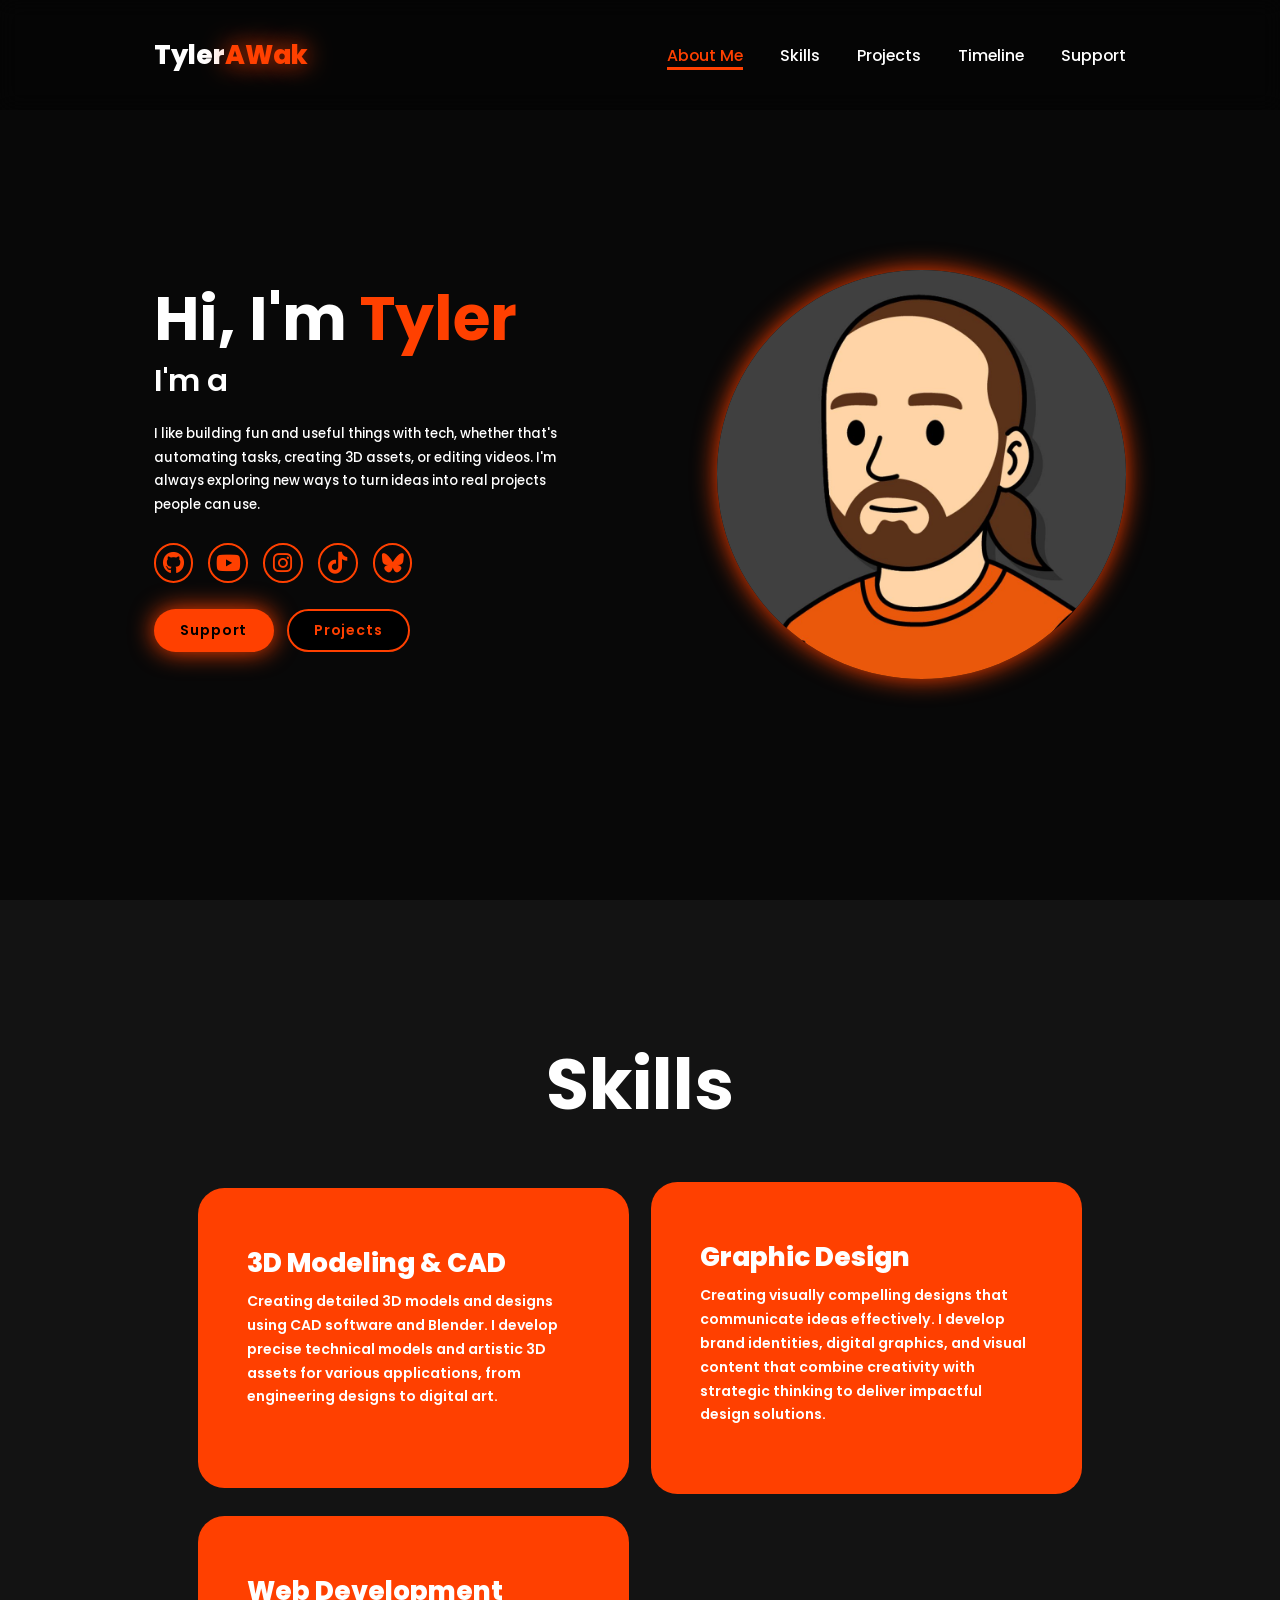
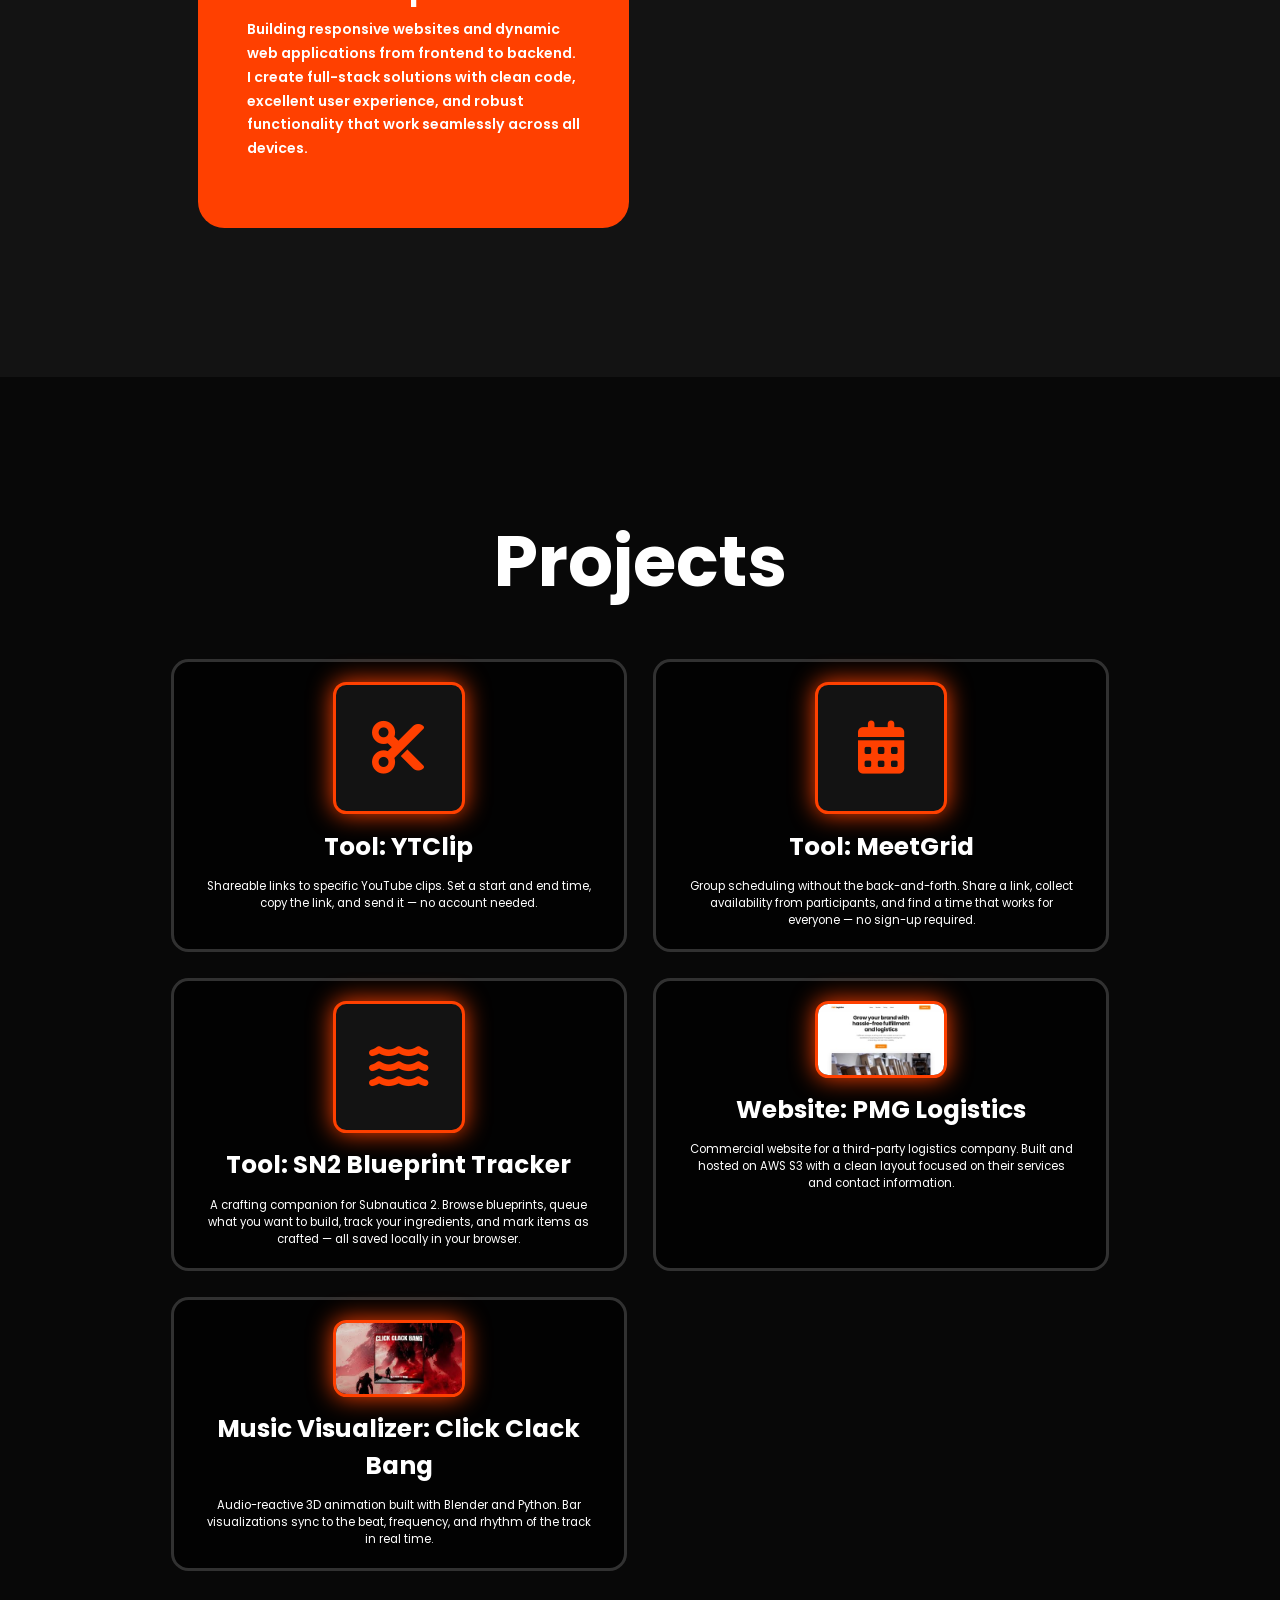
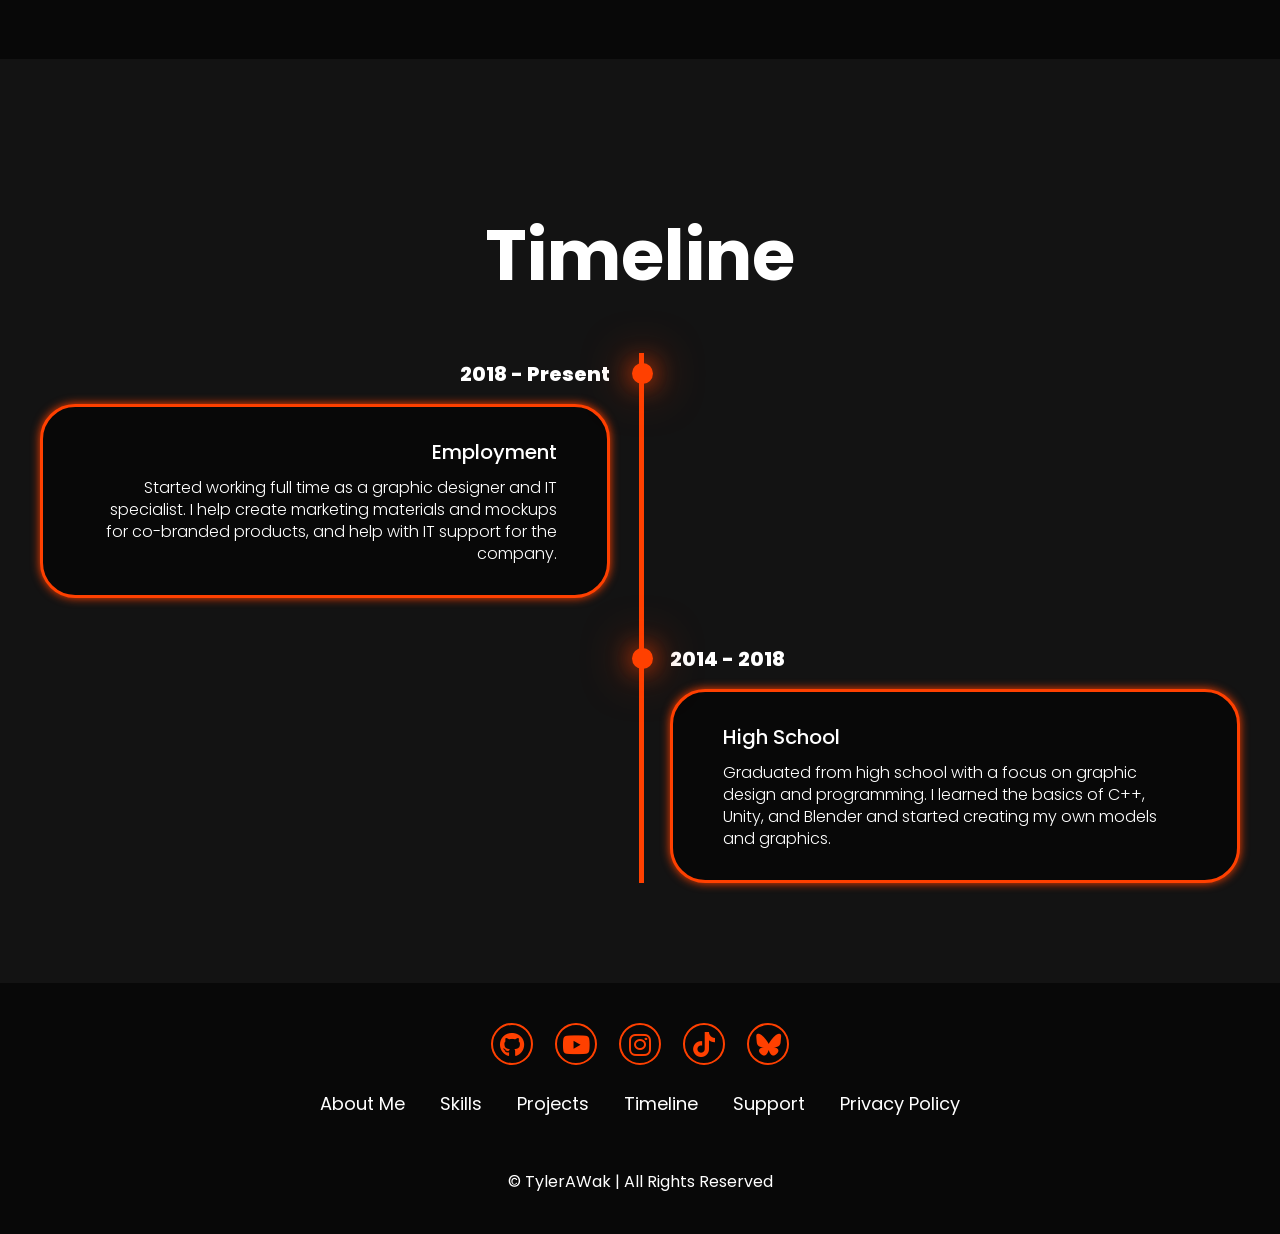
<file: index.html>
<!DOCTYPE html>
<html lang="en">
<head>
  <meta charset="UTF-8">
  <meta name="viewport" content="width=device-width, initial-scale=1.0">
  <!-- Google tag (gtag.js) -->
  <script async src="https://www.googletagmanager.com/gtag/js?id=G-P7SBM10WHM"></script>
  <script>
    window.dataLayer = window.dataLayer || [];
    function gtag(){dataLayer.push(arguments);}
    gtag('js', new Date());
    gtag('config', 'G-P7SBM10WHM');
  </script>
  <title>Tyler Wakefield — Web Developer & Tool Builder</title>
  <meta name="description" content="Portfolio of Tyler Wakefield, web developer and tool builder. Free tools including a YouTube clip sharer, group meeting scheduler, and Subnautica 2 blueprint tracker.">
  <link rel="canonical" href="https://tylerawak.net/">

  <meta property="og:type"        content="website">
  <meta property="og:url"         content="https://tylerawak.net/">
  <meta property="og:title"       content="Tyler Wakefield — Web Developer & Tool Builder">
  <meta property="og:description" content="Portfolio of Tyler Wakefield, web developer and tool builder. Free tools including a YouTube clip sharer, group meeting scheduler, and Subnautica 2 blueprint tracker.">
  <meta property="og:image"       content="https://tylerawak.net/og-image.svg">
  <meta property="og:image:width"  content="1200">
  <meta property="og:image:height" content="630">
  <meta property="og:site_name"   content="TylerAWak">

  <meta name="twitter:card"        content="summary_large_image">
  <meta name="twitter:title"       content="Tyler Wakefield — Web Developer & Tool Builder">
  <meta name="twitter:description" content="Portfolio of Tyler Wakefield, web developer and tool builder. Free tools including a YouTube clip sharer, group meeting scheduler, and Subnautica 2 blueprint tracker.">
  <meta name="twitter:image"       content="https://tylerawak.net/og-image.svg">

  <script type="application/ld+json">
  {
    "@context": "https://schema.org",
    "@type": "ProfilePage",
    "name": "Tyler Wakefield — Portfolio",
    "url": "https://tylerawak.net/",
    "mainEntity": {
      "@type": "Person",
      "name": "Tyler Wakefield",
      "url": "https://tylerawak.net/",
      "sameAs": ["https://github.com/tylerawak"]
    }
  }
  </script>

  <link rel="stylesheet" href="style.css">
  <link rel="stylesheet" href="https://cdnjs.cloudflare.com/ajax/libs/font-awesome/6.7.0/css/all.min.css">
  <link href="https://fonts.googleapis.com/css2?family=Poppins:wght@300;400;500;600;700;800&display=swap" rel="stylesheet">
</head>
<body>

  <header class="header">
    <a href="#home" class="logo">Tyler<span>AWak</span></a>
    <i class="fas fa-bars" id="menu-icon"></i>
    <nav class="navbar">
      <a href="#home" class="active">About Me</a>
      <a href="#skills">Skills</a>
      <a href="#projects">Projects</a>
      <a href="#timeline">Timeline</a>
      <a href="/support">Support</a>
    </nav>
  </header>

  <section class="home" id="home">
    <div class="home-content">
      <h1>Hi, I'm <span>Tyler</span></h1>
      <h3 class="text-animation">I'm a <span></span></h3>
      <p>I like building fun and useful things with tech, whether that's automating tasks, creating 3D assets, or editing videos. I'm always exploring new ways to turn ideas into real projects people can use.</p>
      <div class="social-icons">
        <a href="https://github.com/tylerawak" target="_blank" rel="noopener noreferrer"><i class="fa-brands fa-github"></i></a>
        <a href="https://www.youtube.com/@Tyler_A_Wak" target="_blank" rel="noopener noreferrer"><i class="fa-brands fa-youtube"></i></a>
        <a href="https://www.instagram.com/tyler_a_wak" target="_blank" rel="noopener noreferrer"><i class="fa-brands fa-instagram"></i></a>
        <a href="https://www.tiktok.com/@tylerawak" target="_blank" rel="noopener noreferrer"><i class="fa-brands fa-tiktok"></i></a>
        <a href="https://bsky.app/profile/tylerawak.com" target="_blank" rel="noopener noreferrer"><i class="fa-brands fa-bluesky"></i></a>
      </div>
      <div class="btn-group">
        <a href="/support" class="btn">Support</a>
        <a href="#projects" class="btn">Projects</a>
      </div>
    </div>
    <div class="home-img">
      <img src="image.jpg" alt="Tyler">
    </div>
  </section>

  <section class="skills" id="skills">
    <h2 class="heading">Skills</h2>
    <div class="skills-container">
      <div class="service-box">
        <div class="service-info">
          <h4>3D Modeling & CAD</h4>
          <p>Creating detailed 3D models and designs using CAD software and Blender. I develop precise technical models and artistic 3D assets for various applications, from engineering designs to digital art.</p>
        </div>
      </div>
      <div class="service-box">
        <div class="service-info">
          <h4>Graphic Design</h4>
          <p>Creating visually compelling designs that communicate ideas effectively. I develop brand identities, digital graphics, and visual content that combine creativity with strategic thinking to deliver impactful design solutions.</p>
        </div>
      </div>
      <div class="service-box">
        <div class="service-info">
          <h4>Web Development</h4>
          <p>Building responsive websites and dynamic web applications from frontend to backend. I create full-stack solutions with clean code, excellent user experience, and robust functionality that work seamlessly across all devices.</p>
        </div>
      </div>
    </div>
  </section>

  <section class="projects" id="projects">
    <div class="projects-box">
      <h2 class="heading">Projects</h2>
      <div class="wrapper">
        <a href="https://ytclip.tylerawak.net" target="_blank" rel="noopener noreferrer" class="project-item">
          <div class="project-icon"><i class="fa-solid fa-scissors"></i></div>
          <h2>Tool: YTClip</h2>
          <p>Shareable links to specific YouTube clips. Set a start and end time, copy the link, and send it — no account needed.</p>
        </a>
        <a href="https://meetgrid.tylerawak.net" target="_blank" rel="noopener noreferrer" class="project-item">
          <div class="project-icon"><i class="fa-solid fa-calendar-days"></i></div>
          <h2>Tool: MeetGrid</h2>
          <p>Group scheduling without the back-and-forth. Share a link, collect availability from participants, and find a time that works for everyone — no sign-up required.</p>
        </a>
        <a href="https://sn2.tylerawak.net" target="_blank" rel="noopener noreferrer" class="project-item">
          <div class="project-icon"><i class="fa-solid fa-water"></i></div>
          <h2>Tool: SN2 Blueprint Tracker</h2>
          <p>A crafting companion for Subnautica 2. Browse blueprints, queue what you want to build, track your ingredients, and mark items as crafted — all saved locally in your browser.</p>
        </a>
        <a href="https://pmglogistics3pl.com" target="_blank" rel="noopener noreferrer" class="project-item">
          <img src="project_images/pmg3pl.jpg" alt="PMG Logistics">
          <h2>Website: PMG Logistics</h2>
          <p>Commercial website for a third-party logistics company. Built and hosted on AWS S3 with a clean layout focused on their services and contact information.</p>
        </a>
        <a href="https://youtu.be/DeD486aWuVc" target="_blank" rel="noopener noreferrer" class="project-item">
          <img src="project_images/ccb.jpg" alt="Click Clack Bang Music Visualizer">
          <h2>Music Visualizer: Click Clack Bang</h2>
          <p>Audio-reactive 3D animation built with Blender and Python. Bar visualizations sync to the beat, frequency, and rhythm of the track in real time.</p>
        </a>
      </div>
    </div>
  </section>

  <section class="timeline" id="timeline">
    <h2 class="heading">Timeline</h2>
    <div class="timeline-items">
      <div class="timeline-item">
        <div class="timeline-dot"></div>
        <div class="timeline-date">2018 - Present</div>
        <div class="timeline-content">
          <h3>Employment</h3>
          <p>Started working full time as a graphic designer and IT specialist. I help create marketing materials and mockups for co-branded products, and help with IT support for the company.</p>
        </div>
      </div>
      <div class="timeline-item">
        <div class="timeline-dot"></div>
        <div class="timeline-date">2014 - 2018</div>
        <div class="timeline-content">
          <h3>High School</h3>
          <p>Graduated from high school with a focus on graphic design and programming. I learned the basics of C++, Unity, and Blender and started creating my own models and graphics.</p>
        </div>
      </div>
    </div>
  </section>

  <footer class="footer">
    <div class="social">
      <a href="https://github.com/tylerawak" target="_blank" rel="noopener noreferrer"><i class="fa-brands fa-github"></i></a>
      <a href="https://www.youtube.com/@Tyler_A_Wak" target="_blank" rel="noopener noreferrer"><i class="fa-brands fa-youtube"></i></a>
      <a href="https://www.instagram.com/tyler_a_wak" target="_blank" rel="noopener noreferrer"><i class="fa-brands fa-instagram"></i></a>
      <a href="https://www.tiktok.com/@tylerawak" target="_blank" rel="noopener noreferrer"><i class="fa-brands fa-tiktok"></i></a>
      <a href="https://bsky.app/profile/tylerawak.com" target="_blank" rel="noopener noreferrer"><i class="fa-brands fa-bluesky"></i></a>
    </div>
    <ul class="list">
      <li><a href="#home">About Me</a></li>
      <li><a href="#skills">Skills</a></li>
      <li><a href="#projects">Projects</a></li>
      <li><a href="#timeline">Timeline</a></li>
      <li><a href="/support">Support</a></li>
      <li><a href="/privacy">Privacy Policy</a></li>
    </ul>
    <p class="copyright">© TylerAWak | All Rights Reserved</p>
  </footer>

  <script src="script.js"></script>
</body>
</html>
</file>
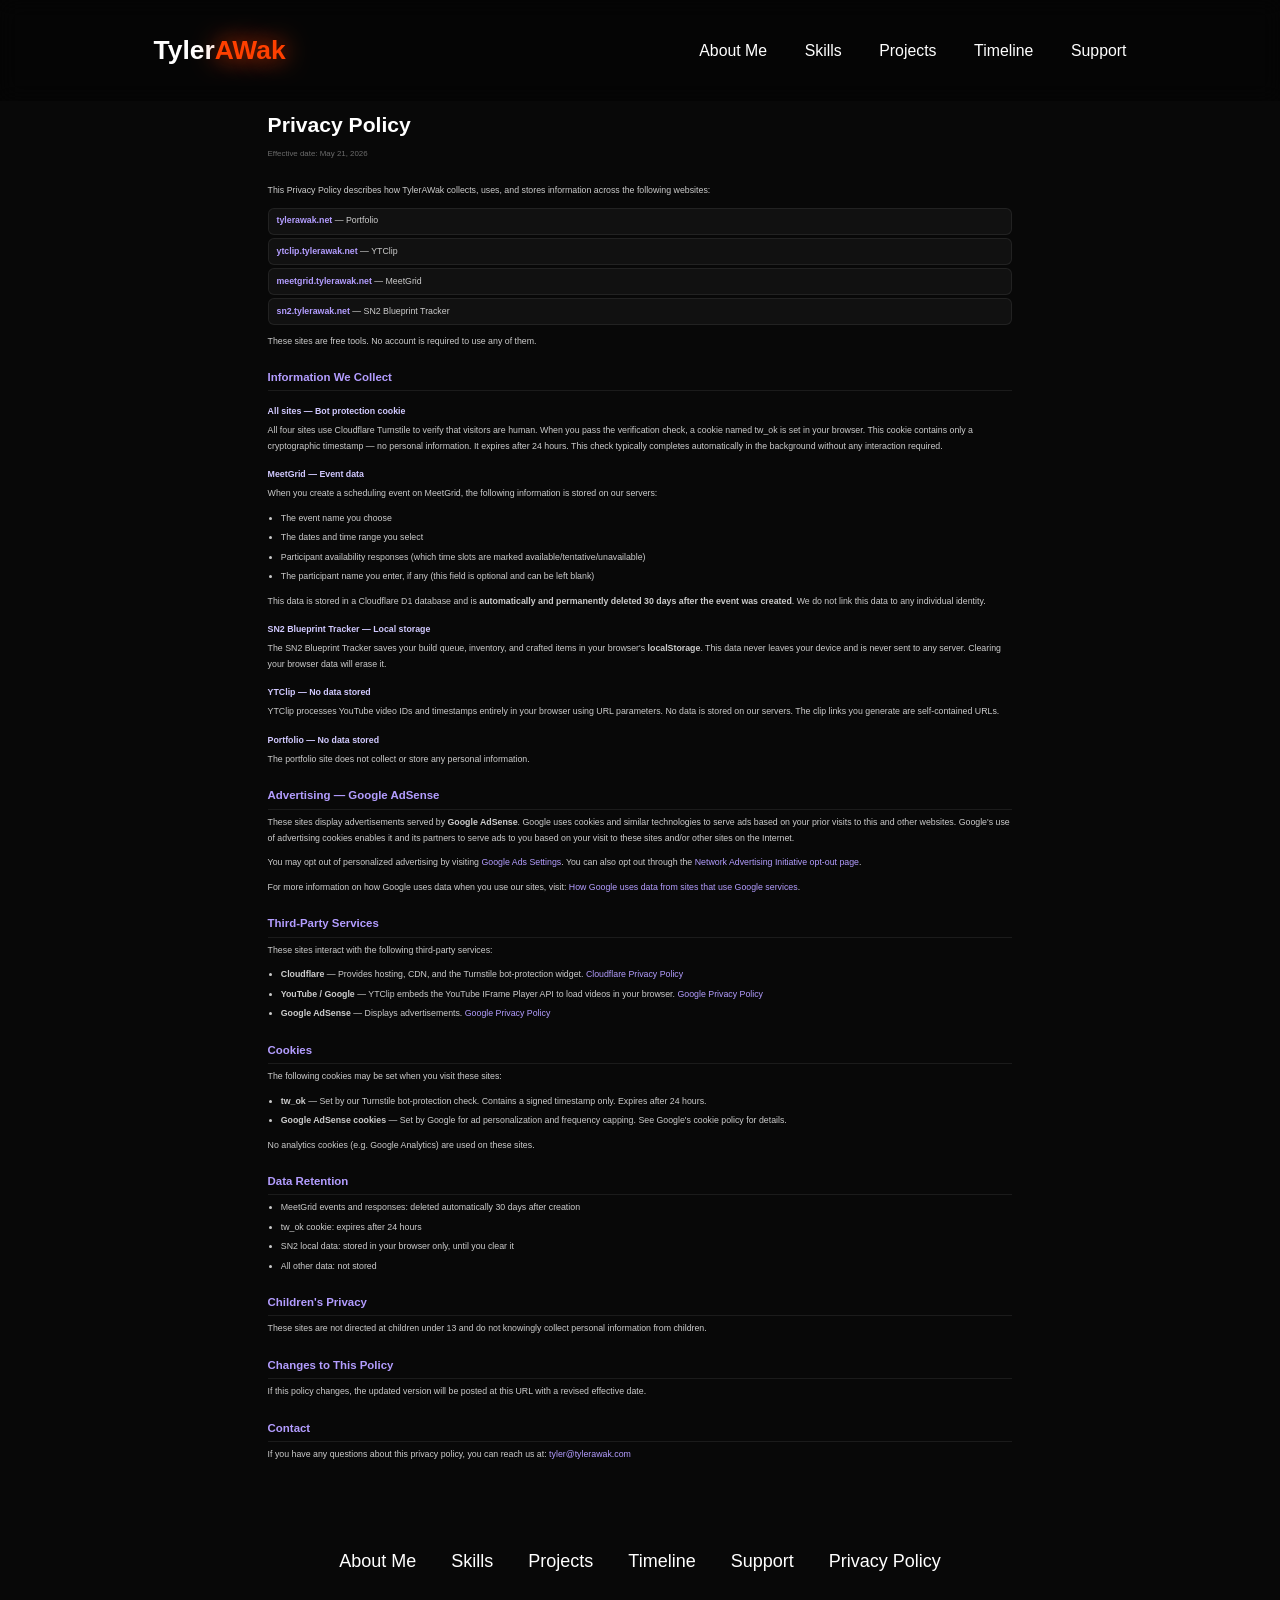
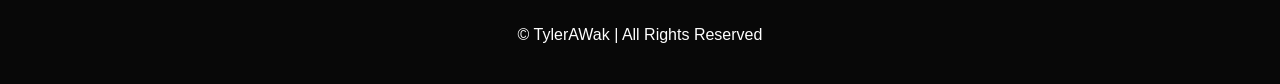
<file: privacy.html>
<!DOCTYPE html>
<html lang="en">
<head>
  <meta charset="UTF-8">
  <meta name="viewport" content="width=device-width, initial-scale=1.0">
  <!-- Google tag (gtag.js) -->
  <script async src="https://www.googletagmanager.com/gtag/js?id=G-P7SBM10WHM"></script>
  <script>
    window.dataLayer = window.dataLayer || [];
    function gtag(){dataLayer.push(arguments);}
    gtag('js', new Date());
    gtag('config', 'G-P7SBM10WHM');
  </script>
  <title>Privacy Policy — TylerAWak</title>
  <meta name="description" content="Privacy policy for tylerawak.net and its tools: YTClip, MeetGrid, and SN2 Blueprint Tracker.">
  <link rel="canonical" href="https://tylerawak.net/privacy">
  <link rel="stylesheet" href="style.css">
  <style>
    .privacy-page {
      max-width: 780px;
      margin: 0 auto;
      padding: 12rem 2rem 4rem;
      color: #ccc;
      line-height: 1.8;
    }
    .privacy-page h1 {
      font-size: 2.4rem;
      color: #fff;
      margin-bottom: .4rem;
    }
    .privacy-page .updated {
      font-size: .9rem;
      color: rgba(255,255,255,.4);
      margin-bottom: 2.5rem;
    }
    .privacy-page h2 {
      font-size: 1.3rem;
      color: #b39dff;
      margin: 2rem 0 .6rem;
      padding-bottom: .3rem;
      border-bottom: 1px solid rgba(255,255,255,.08);
    }
    .privacy-page h3 {
      font-size: 1rem;
      color: #d1c9ff;
      margin: 1.4rem 0 .4rem;
    }
    .privacy-page p { margin-bottom: 1rem; }
    .privacy-page ul {
      margin: .5rem 0 1rem 1.5rem;
    }
    .privacy-page ul li { margin-bottom: .4rem; }
    .privacy-page a { color: #b39dff; }
    .privacy-page a:hover { color: #fff; }
    .privacy-page .site-list {
      list-style: none;
      margin: .5rem 0 1rem 0;
      padding: 0;
    }
    .privacy-page .site-list li {
      background: rgba(255,255,255,.04);
      border: 1px solid rgba(255,255,255,.07);
      border-radius: 6px;
      padding: .5rem .9rem;
      margin-bottom: .4rem;
    }
    .privacy-page .site-list a {
      font-weight: 600;
    }
  </style>
</head>
<body>

  <header class="header">
    <a href="/" class="logo">Tyler<span>AWak</span></a>
    <nav class="navbar">
      <a href="/">About Me</a>
      <a href="/#skills">Skills</a>
      <a href="/#projects">Projects</a>
      <a href="/#timeline">Timeline</a>
      <a href="/support">Support</a>
    </nav>
  </header>

  <div class="privacy-page">
    <h1>Privacy Policy</h1>
    <p class="updated">Effective date: May 21, 2026</p>

    <p>This Privacy Policy describes how TylerAWak collects, uses, and stores information across the following websites:</p>
    <ul class="site-list">
      <li><a href="https://tylerawak.net">tylerawak.net</a> — Portfolio</li>
      <li><a href="https://ytclip.tylerawak.net">ytclip.tylerawak.net</a> — YTClip</li>
      <li><a href="https://meetgrid.tylerawak.net">meetgrid.tylerawak.net</a> — MeetGrid</li>
      <li><a href="https://sn2.tylerawak.net">sn2.tylerawak.net</a> — SN2 Blueprint Tracker</li>
    </ul>

    <p>These sites are free tools. No account is required to use any of them.</p>

    <h2>Information We Collect</h2>

    <h3>All sites — Bot protection cookie</h3>
    <p>All four sites use Cloudflare Turnstile to verify that visitors are human. When you pass the verification check, a cookie named <code>tw_ok</code> is set in your browser. This cookie contains only a cryptographic timestamp — no personal information. It expires after 24 hours. This check typically completes automatically in the background without any interaction required.</p>

    <h3>MeetGrid — Event data</h3>
    <p>When you create a scheduling event on MeetGrid, the following information is stored on our servers:</p>
    <ul>
      <li>The event name you choose</li>
      <li>The dates and time range you select</li>
      <li>Participant availability responses (which time slots are marked available/tentative/unavailable)</li>
      <li>The participant name you enter, if any (this field is optional and can be left blank)</li>
    </ul>
    <p>This data is stored in a Cloudflare D1 database and is <strong>automatically and permanently deleted 30 days after the event was created</strong>. We do not link this data to any individual identity.</p>

    <h3>SN2 Blueprint Tracker — Local storage</h3>
    <p>The SN2 Blueprint Tracker saves your build queue, inventory, and crafted items in your browser's <strong>localStorage</strong>. This data never leaves your device and is never sent to any server. Clearing your browser data will erase it.</p>

    <h3>YTClip — No data stored</h3>
    <p>YTClip processes YouTube video IDs and timestamps entirely in your browser using URL parameters. No data is stored on our servers. The clip links you generate are self-contained URLs.</p>

    <h3>Portfolio — No data stored</h3>
    <p>The portfolio site does not collect or store any personal information.</p>

    <h2>Advertising — Google AdSense</h2>
    <p>These sites display advertisements served by <strong>Google AdSense</strong>. Google uses cookies and similar technologies to serve ads based on your prior visits to this and other websites. Google's use of advertising cookies enables it and its partners to serve ads to you based on your visit to these sites and/or other sites on the Internet.</p>
    <p>You may opt out of personalized advertising by visiting <a href="https://www.google.com/settings/ads" target="_blank" rel="noopener noreferrer">Google Ads Settings</a>. You can also opt out through the <a href="https://www.networkadvertising.org/choices/" target="_blank" rel="noopener noreferrer">Network Advertising Initiative opt-out page</a>.</p>
    <p>For more information on how Google uses data when you use our sites, visit: <a href="https://policies.google.com/technologies/partner-sites" target="_blank" rel="noopener noreferrer">How Google uses data from sites that use Google services</a>.</p>

    <h2>Third-Party Services</h2>
    <p>These sites interact with the following third-party services:</p>
    <ul>
      <li><strong>Cloudflare</strong> — Provides hosting, CDN, and the Turnstile bot-protection widget. <a href="https://www.cloudflare.com/privacypolicy/" target="_blank" rel="noopener noreferrer">Cloudflare Privacy Policy</a></li>
      <li><strong>YouTube / Google</strong> — YTClip embeds the YouTube IFrame Player API to load videos in your browser. <a href="https://policies.google.com/privacy" target="_blank" rel="noopener noreferrer">Google Privacy Policy</a></li>
      <li><strong>Google AdSense</strong> — Displays advertisements. <a href="https://policies.google.com/privacy" target="_blank" rel="noopener noreferrer">Google Privacy Policy</a></li>
    </ul>

    <h2>Cookies</h2>
    <p>The following cookies may be set when you visit these sites:</p>
    <ul>
      <li><strong>tw_ok</strong> — Set by our Turnstile bot-protection check. Contains a signed timestamp only. Expires after 24 hours.</li>
      <li><strong>Google AdSense cookies</strong> — Set by Google for ad personalization and frequency capping. See Google's cookie policy for details.</li>
    </ul>
    <p>No analytics cookies (e.g. Google Analytics) are used on these sites.</p>

    <h2>Data Retention</h2>
    <ul>
      <li>MeetGrid events and responses: deleted automatically 30 days after creation</li>
      <li>tw_ok cookie: expires after 24 hours</li>
      <li>SN2 local data: stored in your browser only, until you clear it</li>
      <li>All other data: not stored</li>
    </ul>

    <h2>Children's Privacy</h2>
    <p>These sites are not directed at children under 13 and do not knowingly collect personal information from children.</p>

    <h2>Changes to This Policy</h2>
    <p>If this policy changes, the updated version will be posted at this URL with a revised effective date.</p>

    <h2>Contact</h2>
    <p>If you have any questions about this privacy policy, you can reach us at: <a href="mailto:tyler@tylerawak.com">tyler@tylerawak.com</a></p>
  </div>

  <footer class="footer">
    <ul class="list">
      <li><a href="/">About Me</a></li>
      <li><a href="/#skills">Skills</a></li>
      <li><a href="/#projects">Projects</a></li>
      <li><a href="/#timeline">Timeline</a></li>
      <li><a href="/support">Support</a></li>
      <li><a href="/privacy">Privacy Policy</a></li>
    </ul>
    <p class="copyright">© TylerAWak | All Rights Reserved</p>
  </footer>

</body>
</html>
</file>
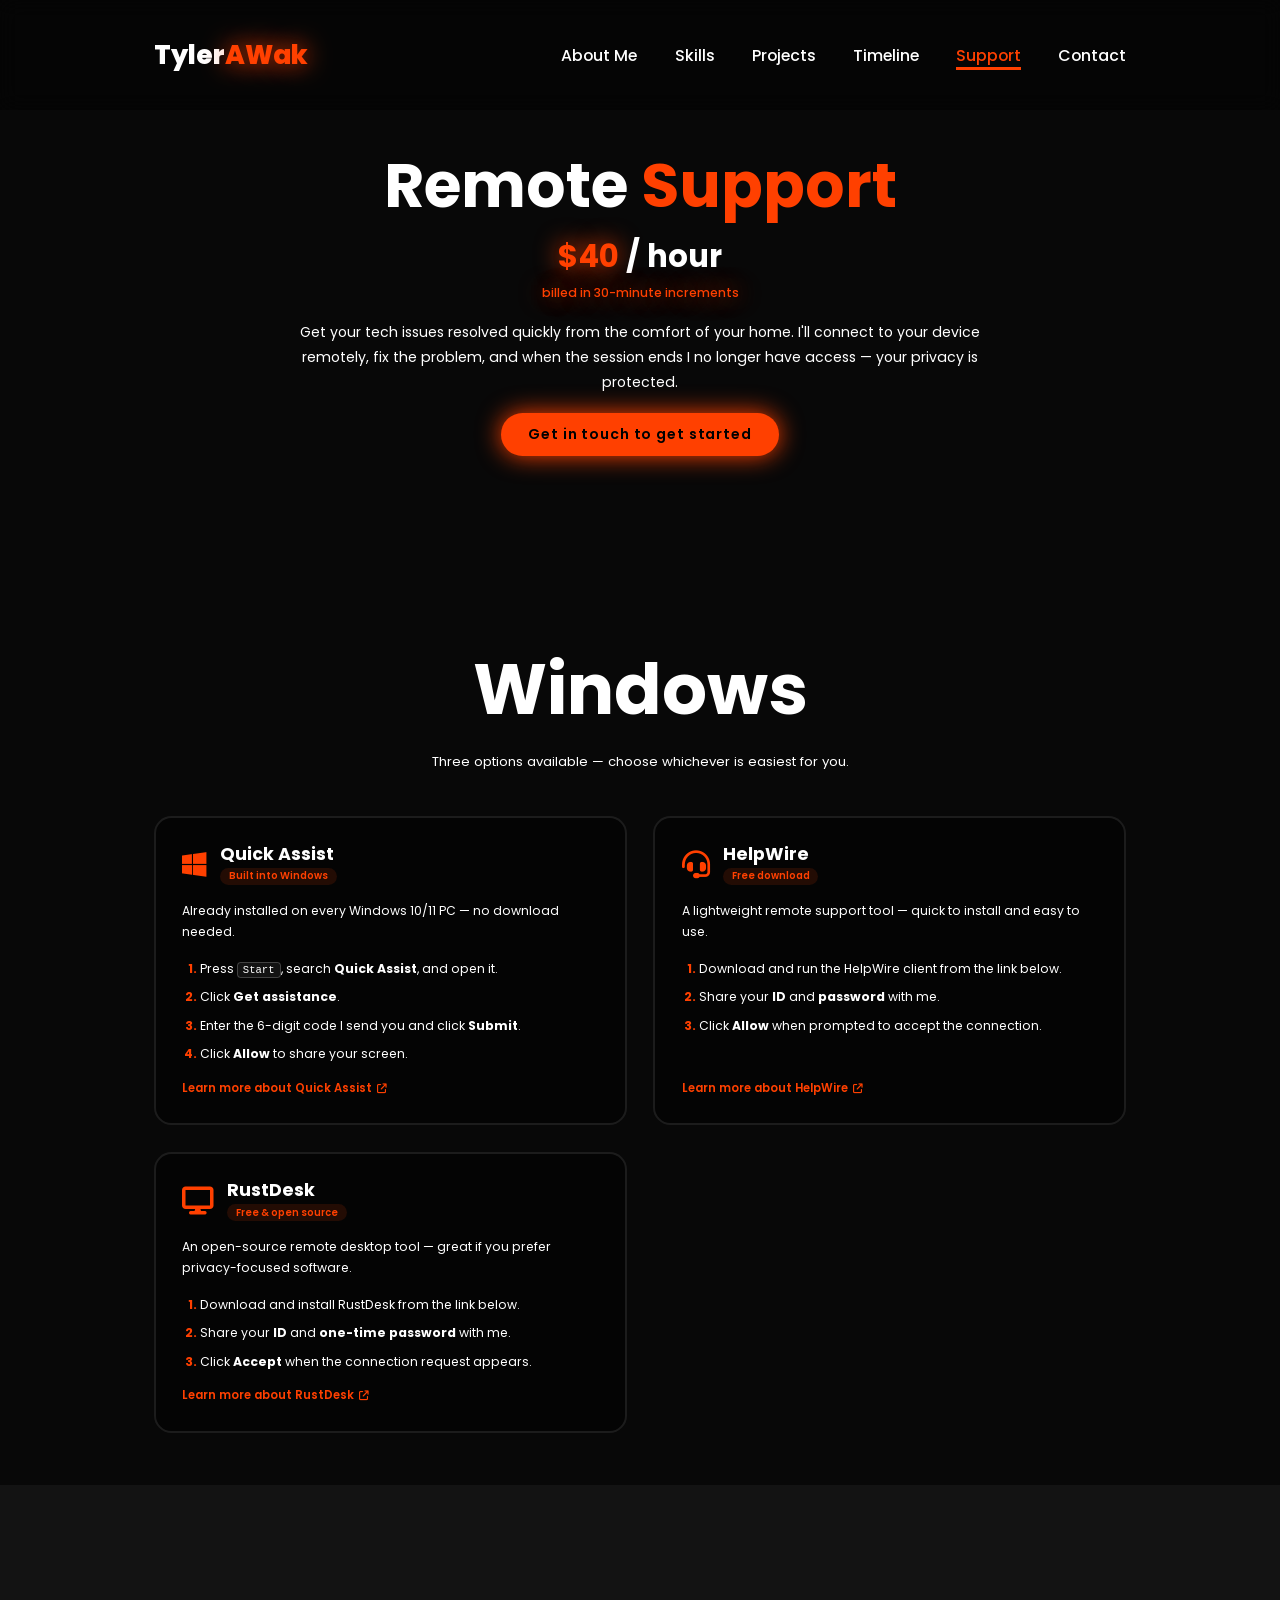
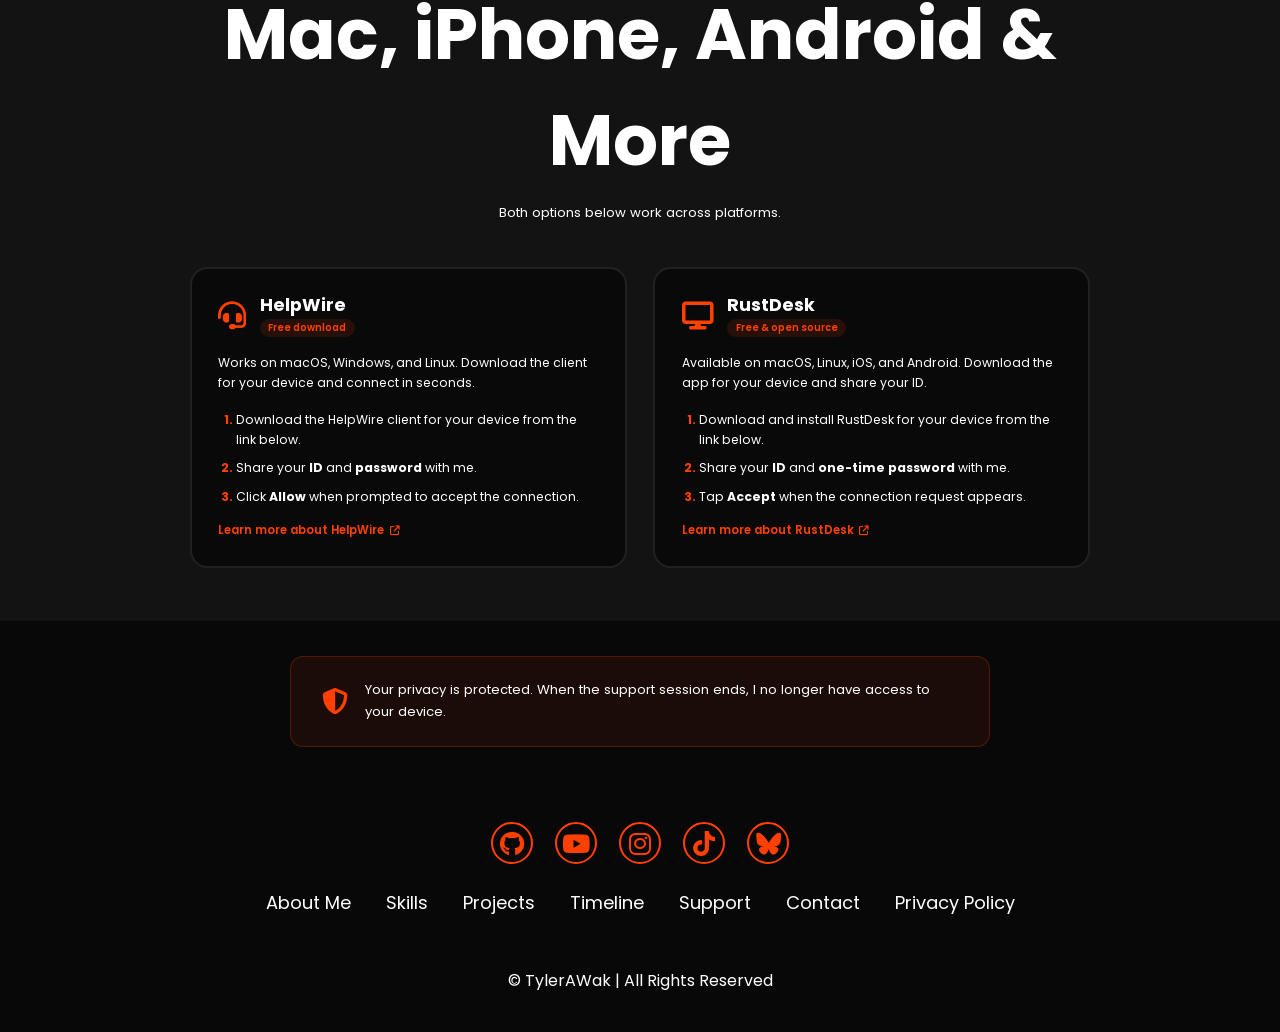
<file: support.html>
<!DOCTYPE html>
<html lang="en">
<head>
  <meta charset="UTF-8">
  <meta name="viewport" content="width=device-width, initial-scale=1.0">
  <!-- Google tag (gtag.js) -->
  <script async src="https://www.googletagmanager.com/gtag/js?id=G-P7SBM10WHM"></script>
  <script>
    window.dataLayer = window.dataLayer || [];
    function gtag(){dataLayer.push(arguments);}
    gtag('js', new Date());
    gtag('config', 'G-P7SBM10WHM');
  </script>
  <title>Remote Support — TylerAWak</title>
  <link rel="stylesheet" href="style.css">
  <link rel="stylesheet" href="support.css">
  <link rel="stylesheet" href="https://cdnjs.cloudflare.com/ajax/libs/font-awesome/6.7.0/css/all.min.css">
  <link href="https://fonts.googleapis.com/css2?family=Poppins:wght@300;400;500;600;700;800&display=swap" rel="stylesheet">
</head>
<body>

  <header class="header">
    <a href="/" class="logo">Tyler<span>AWak</span></a>
    <i class="fas fa-bars" id="menu-icon"></i>
    <nav class="navbar">
      <a href="/">About Me</a>
      <a href="/#skills">Skills</a>
      <a href="/#projects">Projects</a>
      <a href="/#timeline">Timeline</a>
      <a href="/support" class="active">Support</a>
      <a href="mailto:contact@tylerawak.com">Contact</a>
    </nav>
  </header>

  <section class="support-hero">
    <h1>Remote <span>Support</span></h1>
    <p class="support-rate"><span>$40</span> / hour <span class="support-rate-sub">billed in 30-minute increments</span></p>
    <p class="support-desc">Get your tech issues resolved quickly from the comfort of your home. I'll connect to your device remotely, fix the problem, and when the session ends I no longer have access — your privacy is protected.</p>
    <button class="btn" id="contact-btn">Get in touch to get started</button>
  </section>

  <div id="contact-modal" class="modal-overlay hidden">
    <div class="modal-wrapper">
      <button class="modal-close" id="modal-close"><i class="fa-solid fa-xmark"></i></button>
      <div class="modal-box">
        <form class="support-form" id="support-form" action="https://api.web3forms.com/submit" method="post">

          <!-- Web3Forms config -->
          <input type="hidden" name="access_key" value="0d179e04-b535-4d61-8742-62f868dcbff7">
          <input type="hidden" name="subject" value="New Remote Support Request">
          <input type="checkbox" name="botcheck" style="display:none" tabindex="-1" autocomplete="off">

          <div class="nf-header">
            <h2>Remote Support Request</h2>
            <p>Request remote tech support. Your privacy is protected, and all sessions are conducted remotely.</p>
          </div>

          <div class="nf-group">
            <label for="nf-email">Email Address <span class="nf-req">*</span></label>
            <input type="email" id="nf-email" name="email" placeholder="example@example.com" required>
          </div>

          <div class="nf-row">
            <div class="nf-group">
              <label for="nf-device">Device Type</label>
              <select id="nf-device" name="Device Type">
                <option value="">Please Select</option>
                <option value="Windows PC">Windows PC</option>
                <option value="Mac">Mac</option>
                <option value="iPhone">iPhone</option>
                <option value="Android">Android</option>
                <option value="Other">Other</option>
              </select>
            </div>
            <div class="nf-group">
              <label for="nf-tool">Preferred Remote Support Tool</label>
              <select id="nf-tool" name="Preferred Tool">
                <option value="">Please Select</option>
                <option value="Quick Assist (Windows only)">Quick Assist (Windows only)</option>
                <option value="HelpWire">HelpWire</option>
                <option value="RustDesk">RustDesk</option>
                <option value="Not Sure">Not Sure</option>
              </select>
            </div>
          </div>

          <div class="nf-group">
            <label for="nf-issue">Issue Description</label>
            <textarea id="nf-issue" name="Issue Description" rows="5" placeholder="Describe your issue..."></textarea>
          </div>

          <div class="nf-row">
            <div class="nf-group">
              <label for="nf-urgency">Urgency</label>
              <select id="nf-urgency" name="Urgency">
                <option value="">Please Select</option>
                <option value="Low">Low</option>
                <option value="Medium">Medium</option>
                <option value="High">High</option>
                <option value="Critical">Critical</option>
              </select>
            </div>
            <div class="nf-group">
              <label for="nf-contact-time">Preferred Contact Time</label>
              <input type="text" id="nf-contact-time" name="Preferred Contact Time" placeholder="e.g. Weekdays after 5 pm">
            </div>
          </div>

          <button type="submit" class="btn nf-submit">Request Support</button>

        </form>
      </div>
    </div>
  </div>

  <section class="support-section" id="windows">
    <h2 class="heading">Windows</h2>
    <p class="section-desc">Three options available — choose whichever is easiest for you.</p>

    <div class="support-cards">

      <div class="support-card">
        <div class="support-card-header">
          <i class="fa-brands fa-windows support-icon"></i>
          <div>
            <h3>Quick Assist</h3>
            <span class="support-badge">Built into Windows</span>
          </div>
        </div>
        <p>Already installed on every Windows 10/11 PC — no download needed.</p>
        <ol class="support-steps">
          <li>Press <kbd>Start</kbd>, search <strong>Quick Assist</strong>, and open it.</li>
          <li>Click <strong>Get assistance</strong>.</li>
          <li>Enter the 6-digit code I send you and click <strong>Submit</strong>.</li>
          <li>Click <strong>Allow</strong> to share your screen.</li>
        </ol>
        <a href="https://support.microsoft.com/en-us/windows/solve-pc-problems-remotely-with-quick-assist-cf384ff4-6269-d86e-bcfe-92d72ed55922" target="_blank" rel="noopener noreferrer" class="support-link">Learn more about Quick Assist <i class="fa-solid fa-arrow-up-right-from-square"></i></a>
      </div>

      <div class="support-card">
        <div class="support-card-header">
          <i class="fa-solid fa-headset support-icon"></i>
          <div>
            <h3>HelpWire</h3>
            <span class="support-badge">Free download</span>
          </div>
        </div>
        <p>A lightweight remote support tool — quick to install and easy to use.</p>
        <ol class="support-steps">
          <li>Download and run the HelpWire client from the link below.</li>
          <li>Share your <strong>ID</strong> and <strong>password</strong> with me.</li>
          <li>Click <strong>Allow</strong> when prompted to accept the connection.</li>
        </ol>
        <a href="https://helpwire.app/" target="_blank" rel="noopener noreferrer" class="support-link">Learn more about HelpWire <i class="fa-solid fa-arrow-up-right-from-square"></i></a>
      </div>

      <div class="support-card">
        <div class="support-card-header">
          <i class="fa-solid fa-display support-icon"></i>
          <div>
            <h3>RustDesk</h3>
            <span class="support-badge">Free &amp; open source</span>
          </div>
        </div>
        <p>An open-source remote desktop tool — great if you prefer privacy-focused software.</p>
        <ol class="support-steps">
          <li>Download and install RustDesk from the link below.</li>
          <li>Share your <strong>ID</strong> and <strong>one-time password</strong> with me.</li>
          <li>Click <strong>Accept</strong> when the connection request appears.</li>
        </ol>
        <a href="https://rustdesk.com/" target="_blank" rel="noopener noreferrer" class="support-link">Learn more about RustDesk <i class="fa-solid fa-arrow-up-right-from-square"></i></a>
      </div>

    </div>
  </section>

  <section class="support-section support-section-alt" id="other-devices">
    <h2 class="heading">Mac, iPhone, Android &amp; More</h2>
    <p class="section-desc">Both options below work across platforms.</p>

    <div class="support-cards support-cards-two">

      <div class="support-card">
        <div class="support-card-header">
          <i class="fa-solid fa-headset support-icon"></i>
          <div>
            <h3>HelpWire</h3>
            <span class="support-badge">Free download</span>
          </div>
        </div>
        <p>Works on macOS, Windows, and Linux. Download the client for your device and connect in seconds.</p>
        <ol class="support-steps">
          <li>Download the HelpWire client for your device from the link below.</li>
          <li>Share your <strong>ID</strong> and <strong>password</strong> with me.</li>
          <li>Click <strong>Allow</strong> when prompted to accept the connection.</li>
        </ol>
        <a href="https://helpwire.app/" target="_blank" rel="noopener noreferrer" class="support-link">Learn more about HelpWire <i class="fa-solid fa-arrow-up-right-from-square"></i></a>
      </div>

      <div class="support-card">
        <div class="support-card-header">
          <i class="fa-solid fa-display support-icon"></i>
          <div>
            <h3>RustDesk</h3>
            <span class="support-badge">Free &amp; open source</span>
          </div>
        </div>
        <p>Available on macOS, Linux, iOS, and Android. Download the app for your device and share your ID.</p>
        <ol class="support-steps">
          <li>Download and install RustDesk for your device from the link below.</li>
          <li>Share your <strong>ID</strong> and <strong>one-time password</strong> with me.</li>
          <li>Tap <strong>Accept</strong> when the connection request appears.</li>
        </ol>
        <a href="https://rustdesk.com/" target="_blank" rel="noopener noreferrer" class="support-link">Learn more about RustDesk <i class="fa-solid fa-arrow-up-right-from-square"></i></a>
      </div>

    </div>
  </section>

  <section class="support-note-section">
    <div class="support-note">
      <i class="fa-solid fa-shield-halved"></i>
      <p>Your privacy is protected. When the support session ends, I no longer have access to your device.</p>
    </div>
  </section>

  <footer class="footer">
    <div class="social">
      <a href="https://github.com/tylerawak" target="_blank" rel="noopener noreferrer"><i class="fa-brands fa-github"></i></a>
      <a href="https://www.youtube.com/@Tyler_A_Wak" target="_blank" rel="noopener noreferrer"><i class="fa-brands fa-youtube"></i></a>
      <a href="https://www.instagram.com/tyler_a_wak" target="_blank" rel="noopener noreferrer"><i class="fa-brands fa-instagram"></i></a>
      <a href="https://www.tiktok.com/@tylerawak" target="_blank" rel="noopener noreferrer"><i class="fa-brands fa-tiktok"></i></a>
      <a href="https://bsky.app/profile/tylerawak.com" target="_blank" rel="noopener noreferrer"><i class="fa-brands fa-bluesky"></i></a>
    </div>
    <ul class="list">
      <li><a href="/">About Me</a></li>
      <li><a href="/#skills">Skills</a></li>
      <li><a href="/#projects">Projects</a></li>
      <li><a href="/#timeline">Timeline</a></li>
      <li><a href="/support">Support</a></li>
      <li><a href="mailto:contact@tylerawak.com">Contact</a></li>
      <li><a href="/privacy">Privacy Policy</a></li>
    </ul>
    <p class="copyright">© TylerAWak | All Rights Reserved</p>
  </footer>

  <script src="support.js"></script>
</body>
</html>
</file>
<file: style.css>
* {
  margin: 0;
  padding: 0;
  box-sizing: border-box;
  text-decoration: none;
  border: none;
  outline: none;
  scroll-behavior: smooth;
  font-family: "Poppins", sans-serif;
}
:root {
  --bg-color: #080808;
  --second-bg-color: #131313;
  --text-color: #fff;
  --main-color: #ff4000;
}
html {
  font-size: 60%;
  overflow-x: hidden;
}
body {
  background: var(--bg-color);
  color: var(--text-color);
}
.header {
  position: fixed;
  top: 0;
  left: 0;
  width: 100%;
  padding: 4rem 12%;
  background: rgba(0,0,0,0.3);
  backdrop-filter: blur(10px);
  display: flex;
  justify-content: space-between;
  align-items: center;
  z-index: 5;
}
.logo {
  font-size: 3rem;
  color: var(--text-color);
  font-weight: 800;
  cursor: pointer;
  transition: 0.3s ease;
}
.logo:hover { transform: scale(1.1); }
.logo span { text-shadow: 0 0 25px var(--main-color); color: var(--main-color); }
.navbar a {
  font-size: 1.8rem;
  color: var(--text-color);
  margin-left: 4rem;
  font-weight: 500;
  transition: 0.3s ease;
  border-bottom: 3px solid transparent;
}
.navbar a:hover,
.navbar a.active {
  color: var(--main-color);
  border-bottom: 3px solid var(--main-color);
}
#menu-icon {
  font-size: 3.6rem;
  color: var(--main-color);
  display: none;
}
section {
  min-height: 100vh;
  padding: 10rem 12% 10rem;
}

/* Home */
.home {
  display: flex;
  align-items: center;
  justify-content: center;
  gap: 15rem;
}
.home-content {
  display: flex;
  flex-direction: column;
  align-items: baseline;
  text-align: left;
  justify-content: center;
  margin-top: 3rem;
}
span { color: var(--main-color); }
.home-content h3 {
  margin-bottom: 2rem;
  margin-top: 1rem;
  font-size: 3.5rem;
}
.home-content h1 {
  font-size: 7rem;
  font-weight: 700;
  margin-top: 1.5rem;
  line-height: 1;
}
.home-img { border-radius: 50%; }
.home-img img {
  position: relative;
  top: 3rem;
  width: 32vw;
  border-radius: 50%;
  box-shadow: 0 0 25px var(--main-color);
  cursor: pointer;
  transition: 0.4s ease-in-out;
}
.home-img img:hover {
  box-shadow: 0 0 25px var(--main-color), 0 0 50px var(--main-color), 0 0 100px var(--main-color);
}
.home-content p {
  font-size: 1.5rem;
  font-weight: 500;
  line-height: 1.8;
  max-width: 1000px;
}
.social-icons a {
  display: inline-flex;
  justify-content: center;
  align-items: center;
  width: 4.5rem;
  height: 4.5rem;
  background: transparent;
  border: 2px solid var(--main-color);
  font-size: 2.5rem;
  border-radius: 50%;
  color: var(--main-color);
  margin: 3rem 1.5rem 3rem 0;
  transition: 0.3s ease-in-out;
}
.social-icons a:hover {
  color: var(--text-color);
  transform: scale(1.3) translateY(-5px);
  box-shadow: 0 0 25px var(--main-color);
  background-color: var(--main-color);
}
.btn {
  display: inline-block;
  padding: 1rem 2.8rem;
  background: var(--main-color);
  box-shadow: 0 0 25px var(--main-color);
  border-radius: 4rem;
  font-size: 1.6rem;
  color: #000;
  border: 2px solid transparent;
  letter-spacing: 0.1rem;
  font-weight: 600;
  transition: 0.3s ease-in-out;
  cursor: pointer;
}
.btn:hover {
  transform: scale(1.05);
  box-shadow: 0 0 50px var(--main-color);
}
.btn-group {
  display: flex;
  align-items: center;
  gap: 1.5rem;
}
.btn-group a:nth-of-type(2) {
  background-color: #000;
  color: var(--main-color);
  border: 2px solid var(--main-color);
  box-shadow: 0 0 25px transparent;
}
.btn-group a:nth-of-type(2):hover {
  box-shadow: 0 0 25px var(--main-color);
  background-color: var(--main-color);
  color: #000;
}
.text-animation {
  font-size: 3.4rem;
  font-weight: 600;
  min-width: 280px;
}
.text-animation span { position: relative; }
.text-animation span::before {
  content: "Computer Nerd";
  color: var(--main-color);
  animation: words 20s infinite;
}
.text-animation span::after {
  content: "";
  background-color: var(--bg-color);
  position: absolute;
  width: calc(100% + 8px);
  height: 100%;
  border-left: 3px solid var(--bg-color);
  right: -8px;
  animation: cursor 0.6s infinite, typing 20s steps(16) infinite;
}
@keyframes cursor { to { border-left: 2px solid var(--main-color); } }
@keyframes words {
  0%,  25% { content: "Computer Nerd"; }
  26%, 50% { content: "3D Modeler"; }
  51%, 75% { content: "Graphic Designer"; }
  76%,100% { content: "Web Developer"; }
}
@keyframes typing {
  10%,15%,35%,40%,60%,65%,85%,90% { width: 0; }
  5%,25%,30%,50%,55%,75%,80%,100% { width: calc(100% + 8px); }
}

/* Shared heading */
.heading {
  font-size: 8rem;
  text-align: center;
  margin: 5rem 0;
}

/* Skills */
.skills {
  background: var(--second-bg-color);
}
.skills h2 {
  margin-bottom: 5rem;
  color: var(--text-color);
}
.skills-container {
  display: grid;
  grid-template-columns: repeat(3, 1fr);
  align-items: center;
  gap: 2.5rem;
}
.service-box {
  background-color: var(--main-color);
  min-height: 300px;
  border-radius: 3rem;
  border: 5px solid transparent;
  cursor: pointer;
  transition: 0.4s ease-in-out;
}
.service-box:hover {
  background: #fff;
  color: #000;
  border: 5px solid var(--main-color);
  transform: scale(1.03);
}
.service-box .service-info {
  display: flex;
  flex-direction: column;
  text-align: left;
  justify-content: left;
  align-items: baseline;
  padding: 5rem;
}
.service-info h4 {
  font-size: 3rem;
  font-weight: 800;
  line-height: 2;
}
.service-info p {
  font-size: 1.6rem;
  font-weight: 600;
  line-height: 1.7;
  margin: auto;
  margin-bottom: 2rem;
}

/* Projects */
.projects { background: var(--bg-color); }
.projects-box {
  display: flex;
  align-items: center;
  justify-content: center;
  flex-direction: column;
}
.projects .heading { margin-bottom: 5rem; }
.wrapper {
  display: grid;
  grid-template-columns: repeat(2, 1fr);
  gap: 3rem;
  padding: 0 2rem;
  width: 100%;
  max-width: 1200px;
}
.project-item {
  background: rgba(0,0,0,0.7);
  border: 3px solid rgba(238,238,238,0.2);
  border-radius: 2rem;
  padding: 20px 30px;
  cursor: pointer;
  display: flex;
  flex-direction: column;
  align-items: center;
  justify-content: flex-start;
  text-align: center;
  gap: 1.5rem;
  color: var(--text-color);
  transition: 0.4s ease-in-out;
  text-decoration: none;
}
.project-item:hover {
  border: 3px solid var(--main-color);
  transform: translateY(-10px) scale(1.03);
  box-shadow: 0 0 50px var(--main-color);
}
.project-item img {
  width: 15rem;
  border-radius: 1.5rem;
  border: 3px solid var(--main-color);
  box-shadow: 0 0 25px var(--main-color);
}
.project-icon {
  width: 15rem;
  height: 15rem;
  border-radius: 1.5rem;
  border: 3px solid var(--main-color);
  box-shadow: 0 0 25px var(--main-color);
  display: flex;
  align-items: center;
  justify-content: center;
  font-size: 6rem;
  color: var(--main-color);
  background: var(--second-bg-color);
}
.project-item h2 { font-size: 2.8rem; }
.project-item p { font-size: 1.3rem; }

/* Timeline */
.timeline {
  padding: 100px 15px;
  background: var(--second-bg-color);
}
.timeline h2 { margin-bottom: 5rem; }
.timeline-items {
  max-width: 1200px;
  margin: auto;
  display: flex;
  flex-wrap: wrap;
  position: relative;
}
.timeline-items::before {
  content: "";
  position: absolute;
  width: 5px;
  height: 100%;
  background-color: var(--main-color);
  left: calc(50% - 1px);
}
.timeline-item {
  margin-bottom: 40px;
  width: 100%;
  position: relative;
}
.timeline-item:last-child { margin-bottom: 0; }
.timeline-item:nth-child(odd) {
  padding-right: calc(50% + 30px);
  text-align: right;
}
.timeline-item:nth-child(even) { padding-left: calc(50% + 30px); }
.timeline-dot {
  height: 21px;
  width: 21px;
  background-color: var(--main-color);
  box-shadow: 0 0 25px var(--main-color), 0 0 50px var(--main-color);
  position: absolute;
  left: calc(50% - 8px);
  border-radius: 50%;
  top: 10px;
}
.timeline-date {
  font-size: 20px;
  font-weight: 800;
  color: var(--text-color);
  margin: 6px 0 15px;
}
.timeline-content {
  background-color: var(--bg-color);
  border: 3px solid var(--main-color);
  padding: 30px 50px;
  border-radius: 4rem;
  box-shadow: 0 0 10px var(--main-color);
  cursor: pointer;
  transition: 0.3s ease-in-out;
}
.timeline-content:hover {
  transform: scale(1.05);
  box-shadow: 0 0 25px var(--main-color);
}
.timeline-content h3 {
  font-size: 20px;
  color: var(--text-color);
  margin: 0 0 10px;
  font-weight: 500;
}
.timeline-content p {
  color: var(--text-color);
  font-size: 16px;
  font-weight: 300;
  line-height: 22px;
}

/* Scrollbar */
::-webkit-scrollbar { width: 15px; }
::-webkit-scrollbar-thumb { background-color: var(--main-color); }
::-webkit-scrollbar-track { background-color: var(--bg-color); }

/* Footer */
.footer {
  position: relative;
  bottom: 0;
  width: 100%;
  padding: 40px 0;
  background-color: var(--bg-color);
}
.footer .social {
  text-align: center;
  padding-bottom: 25px;
}
.footer .social a {
  font-size: 25px;
  color: var(--main-color);
  border: 2px solid var(--main-color);
  width: 42px;
  height: 42px;
  line-height: 42px;
  display: inline-block;
  text-align: center;
  border-radius: 50%;
  margin: 0 10px;
  transition: 0.3s ease-in-out;
}
.footer .social a:hover {
  transform: scale(1.2) translateY(-10px);
  background-color: var(--main-color);
  color: #000;
  box-shadow: 0 0 25px var(--main-color);
}
.footer ul {
  margin: 0;
  padding: 0;
  font-size: 18px;
  line-height: 1.6;
  text-align: center;
}
.footer ul li { display: inline-block; padding: 0 15px; }
.footer ul li a {
  color: var(--text-color);
  border-bottom: 3px solid transparent;
  transition: 0.3s ease-in-out;
}
.footer ul li a:hover { border-bottom: 3px solid var(--main-color); }
.footer .copyright {
  margin-top: 50px;
  text-align: center;
  font-size: 16px;
  color: var(--text-color);
}

/* Responsive */
@media (max-width: 1285px) {
  html { font-size: 55%; }
  .skills-container {
    padding-bottom: 7rem;
    grid-template-columns: repeat(2, 1fr);
    margin: 0 5rem;
  }
}
@media (max-width: 991px) {
  header { padding: 2rem 3%; }
  section { padding: 10rem 3% 2rem; }
  .timeline-items::before { left: 7px; }
  .timeline-item:nth-child(odd) { padding-right: 0; text-align: left; }
  .timeline-item:nth-child(odd),
  .timeline-item:nth-child(even) { padding-left: 37px; }
  .timeline-dot { left: 0; }
  .skills { padding-bottom: 7rem; }
  .wrapper { grid-template-columns: 1fr; }
  .footer { padding: 2rem 3%; }
}
@media (max-width: 895px) {
  #menu-icon { display: block; }
  .navbar {
    position: absolute;
    top: 100%;
    right: 0;
    width: 50%;
    padding: 1rem 3%;
    background: rgba(0,0,0,0.8);
    backdrop-filter: blur(20px);
    border-bottom-left-radius: 2rem;
    border-left: 2px solid var(--main-color);
    border-bottom: 2px solid var(--main-color);
    display: none;
  }
  .navbar.active { display: block; }
  .navbar a { display: block; font-size: 2rem; margin: 3rem 0; color: var(--text-color); }
  .home { flex-direction: column-reverse; margin: 5rem 4rem; }
  .home-content h3 { font-size: 2.6rem; }
  .home-content h1 { font-size: 8rem; margin-top: 3rem; }
  .home-content p { max-width: 600px; margin: 0 auto; }
  .home-img img { width: 56vw; }
  .skills h2 { margin-bottom: 3rem; }
  .skills-container { grid-template-columns: 1fr; }
}
</file>
<file: support.css>
/* Support hero */
.support-hero {
  min-height: 60vh;
  display: flex;
  flex-direction: column;
  align-items: center;
  justify-content: center;
  text-align: center;
  padding: 14rem 12% 6rem;
  gap: 2rem;
}

.support-hero h1 {
  font-size: 7rem;
  font-weight: 700;
  line-height: 1;
}

.support-rate {
  font-size: 3.5rem;
  font-weight: 700;
  color: var(--text-dim);
}

.support-rate span {
  color: var(--main-color);
  text-shadow: 0 0 25px var(--main-color);
}

.support-rate-sub {
  display: block;
  font-size: 1.4rem;
  font-weight: 500;
  color: var(--text-dim);
  text-shadow: none;
  margin-top: 0.5rem;
}

/* Modal */
.modal-overlay {
  position: fixed;
  inset: 0;
  background: rgba(0, 0, 0, 0.75);
  backdrop-filter: blur(4px);
  z-index: 200;
  display: flex;
  align-items: center;
  justify-content: center;
  padding: 2rem;
}

.modal-overlay.hidden {
  display: none;
}

.modal-wrapper {
  position: relative;
  width: 100%;
  max-width: 700px;
}

.modal-close {
  position: absolute;
  top: -1.6rem;
  right: -1.6rem;
  background: var(--second-bg-color);
  border: 1px solid rgba(255, 255, 255, 0.15);
  border-radius: 50%;
  color: var(--text-color);
  width: 3.6rem;
  height: 3.6rem;
  font-size: 1.4rem;
  display: flex;
  align-items: center;
  justify-content: center;
  cursor: pointer;
  transition: 0.2s ease;
  padding: 0;
  box-shadow: none;
  z-index: 10;
}

.modal-close:hover {
  background: rgba(255, 64, 0, 0.15);
  border-color: var(--main-color);
  color: var(--main-color);
}

.modal-box {
  background: var(--second-bg-color);
  border: 1px solid rgba(255, 64, 0, 0.3);
  border-radius: 2rem;
  overflow-y: auto;
  overflow-x: hidden;
  max-height: 85vh;
  scrollbar-width: thin;
  scrollbar-color: rgba(255, 255, 255, 0.15) transparent;
}

.modal-box::-webkit-scrollbar { width: 6px; }
.modal-box::-webkit-scrollbar-thumb { background: rgba(255,255,255,0.15); border-radius: 3px; }
.modal-box::-webkit-scrollbar-track { background: transparent; }

/* Native support form */
.support-form {
  padding: 3rem;
  display: flex;
  flex-direction: column;
  gap: 2rem;
}

.nf-header {
  padding-bottom: 2rem;
  border-bottom: 1px solid rgba(255, 255, 255, 0.08);
}

.nf-header h2 {
  font-size: 2rem;
  font-weight: 700;
  color: var(--text-color);
  margin-bottom: 0.6rem;
}

.nf-header p {
  font-size: 1.3rem;
  color: var(--text-dim);
  line-height: 1.6;
}

.nf-row {
  display: grid;
  grid-template-columns: 1fr 1fr;
  gap: 2rem;
}

.nf-group {
  display: flex;
  flex-direction: column;
  gap: 0.7rem;
}

.nf-group > label {
  font-size: 1.3rem;
  font-weight: 600;
  color: var(--text-color);
  display: flex;
  flex-direction: column;
  gap: 0.2rem;
}

.nf-req {
  color: var(--main-color);
}

.nf-sublabel {
  font-size: 1.1rem;
  font-weight: 400;
  color: var(--text-dim);
}

.nf-group input[type="email"],
.nf-group input[type="text"],
.nf-group select,
.nf-group textarea {
  background: rgba(0, 0, 0, 0.35);
  border: 1px solid rgba(255, 255, 255, 0.12);
  border-radius: 0.8rem;
  color: var(--text-color);
  font-family: 'Poppins', sans-serif;
  font-size: 1.4rem;
  padding: 1rem 1.4rem;
  width: 100%;
  transition: border-color 0.2s, box-shadow 0.2s;
  outline: none;
  appearance: none;
  -webkit-appearance: none;
}

.nf-group select {
  background-image: url("data:image/svg+xml,%3Csvg xmlns='http://www.w3.org/2000/svg' width='12' height='8' viewBox='0 0 12 8'%3E%3Cpath d='M1 1l5 5 5-5' stroke='%23888' stroke-width='1.5' fill='none' stroke-linecap='round'/%3E%3C/svg%3E");
  background-repeat: no-repeat;
  background-position: right 1.2rem center;
  padding-right: 3.6rem;
}

.nf-group input:focus,
.nf-group select:focus,
.nf-group textarea:focus {
  border-color: var(--main-color);
  box-shadow: 0 0 0 3px rgba(255, 64, 0, 0.15);
}

.nf-group textarea {
  resize: vertical;
  min-height: 12rem;
  line-height: 1.6;
}

.nf-group input::placeholder,
.nf-group textarea::placeholder {
  color: rgba(255, 255, 255, 0.25);
}

/* Prevent browser autofill from flashing white */
.nf-group input:-webkit-autofill,
.nf-group input:-webkit-autofill:hover,
.nf-group input:-webkit-autofill:focus,
.nf-group input:-webkit-autofill:active {
  -webkit-box-shadow: 0 0 0px 1000px #1a1a2e inset !important;
  -webkit-text-fill-color: var(--text-color) !important;
  caret-color: var(--text-color);
  transition: background-color 9999s ease-in-out 0s;
}

/* Keep selects dark when open / focused */
.nf-group select,
.nf-group input[type="email"],
.nf-group input[type="text"],
.nf-group textarea {
  color-scheme: dark;
}


.nf-submit {
  align-self: flex-start;
  margin-top: 0.5rem;
}

.support-desc {
  font-size: 1.6rem;
  font-weight: 400;
  line-height: 1.8;
  max-width: 700px;
  color: var(--text-dim);
}

/* Sections */
.support-section {
  min-height: unset;
  padding: 6rem 12%;
  background: var(--bg-color);
}

.support-section-alt {
  background: var(--second-bg-color);
}

.support-section .heading {
  margin-bottom: 1rem;
}

.section-desc {
  text-align: center;
  font-size: 1.5rem;
  color: var(--text-dim);
  margin-bottom: 5rem;
}

/* Cards grid */
.support-cards {
  display: grid;
  grid-template-columns: repeat(3, 1fr);
  gap: 3rem;
}

.support-cards-two {
  grid-template-columns: repeat(2, 1fr);
  max-width: 900px;
  margin: 0 auto;
}

.support-card {
  background: rgba(0, 0, 0, 0.5);
  border: 2px solid rgba(238, 238, 238, 0.1);
  border-radius: 2rem;
  padding: 3rem;
  display: flex;
  flex-direction: column;
  gap: 1.8rem;
  transition: 0.3s ease-in-out;
}

.support-card:hover {
  border-color: var(--main-color);
  box-shadow: 0 0 30px rgba(255, 64, 0, 0.2);
  transform: translateY(-4px);
}

.support-card-header {
  display: flex;
  align-items: center;
  gap: 1.5rem;
}

.support-icon {
  font-size: 3.2rem;
  color: var(--main-color);
  flex-shrink: 0;
}

.support-card-header h3 {
  font-size: 2rem;
  font-weight: 700;
  line-height: 1.2;
}

.support-badge {
  display: inline-block;
  font-size: 1.1rem;
  font-weight: 600;
  color: var(--main-color);
  background: rgba(255, 64, 0, 0.12);
  border-radius: 2rem;
  padding: 0.2rem 1rem;
  margin-top: 0.3rem;
}

.support-card > p {
  font-size: 1.4rem;
  color: var(--text-dim);
  line-height: 1.7;
}

/* Steps */
.support-steps {
  display: flex;
  flex-direction: column;
  gap: 1rem;
  padding-left: 2rem;
  flex: 1;
}

.support-steps li {
  font-size: 1.4rem;
  line-height: 1.6;
  color: var(--text-color);
}

.support-steps li::marker {
  color: var(--main-color);
  font-weight: 700;
}

kbd {
  background: var(--second-bg-color);
  border: 1px solid rgba(255, 255, 255, 0.2);
  border-radius: 0.4rem;
  padding: 0.1rem 0.6rem;
  font-family: monospace;
  font-size: 1.2rem;
  color: var(--text-color);
}

.support-link {
  font-size: 1.3rem;
  font-weight: 600;
  color: var(--main-color);
  text-decoration: none;
  display: inline-flex;
  align-items: center;
  gap: 0.6rem;
  transition: opacity 0.2s;
  margin-top: auto;
}

.support-link:hover {
  opacity: 0.75;
}

.support-link i {
  font-size: 1.1rem;
}

/* Privacy note */
.support-note-section {
  min-height: unset;
  padding: 4rem 12%;
  background: var(--bg-color);
  display: flex;
  justify-content: center;
}

.support-note {
  display: flex;
  align-items: center;
  gap: 2rem;
  background: rgba(255, 64, 0, 0.08);
  border: 1px solid rgba(255, 64, 0, 0.25);
  border-radius: 1.5rem;
  padding: 2.5rem 3.5rem;
  max-width: 700px;
}

.support-note i {
  font-size: 3rem;
  color: var(--main-color);
  flex-shrink: 0;
}

.support-note p {
  font-size: 1.5rem;
  line-height: 1.7;
  color: var(--text-dim);
}

/* Success state */
.nf-success {
  display: flex;
  flex-direction: column;
  align-items: center;
  justify-content: center;
  text-align: center;
  padding: 5rem 3rem;
  gap: 1.8rem;
  min-height: 30rem;
}

.nf-success i {
  font-size: 5rem;
  color: var(--main-color);
}

.nf-success h2 {
  font-size: 2.4rem;
  font-weight: 700;
  color: var(--text-color);
}

.nf-success p {
  font-size: 1.5rem;
  color: var(--text-dim);
  line-height: 1.7;
  max-width: 38rem;
}

/* Responsive */
@media (max-width: 1285px) {
  .support-cards {
    grid-template-columns: repeat(2, 1fr);
  }
}

@media (max-width: 895px) {
  .support-hero {
    padding: 12rem 5% 4rem;
  }

  .support-hero h1 {
    font-size: 5rem;
  }

  .support-section {
    padding: 4rem 5%;
  }

  .support-cards,
  .support-cards-two {
    grid-template-columns: 1fr;
  }

  .support-note {
    flex-direction: column;
    text-align: center;
    padding: 2rem;
  }

  .support-form {
    padding: 2rem;
    gap: 1.6rem;
  }

  .nf-row {
    grid-template-columns: 1fr;
    gap: 1.6rem;
  }
}
</file>
